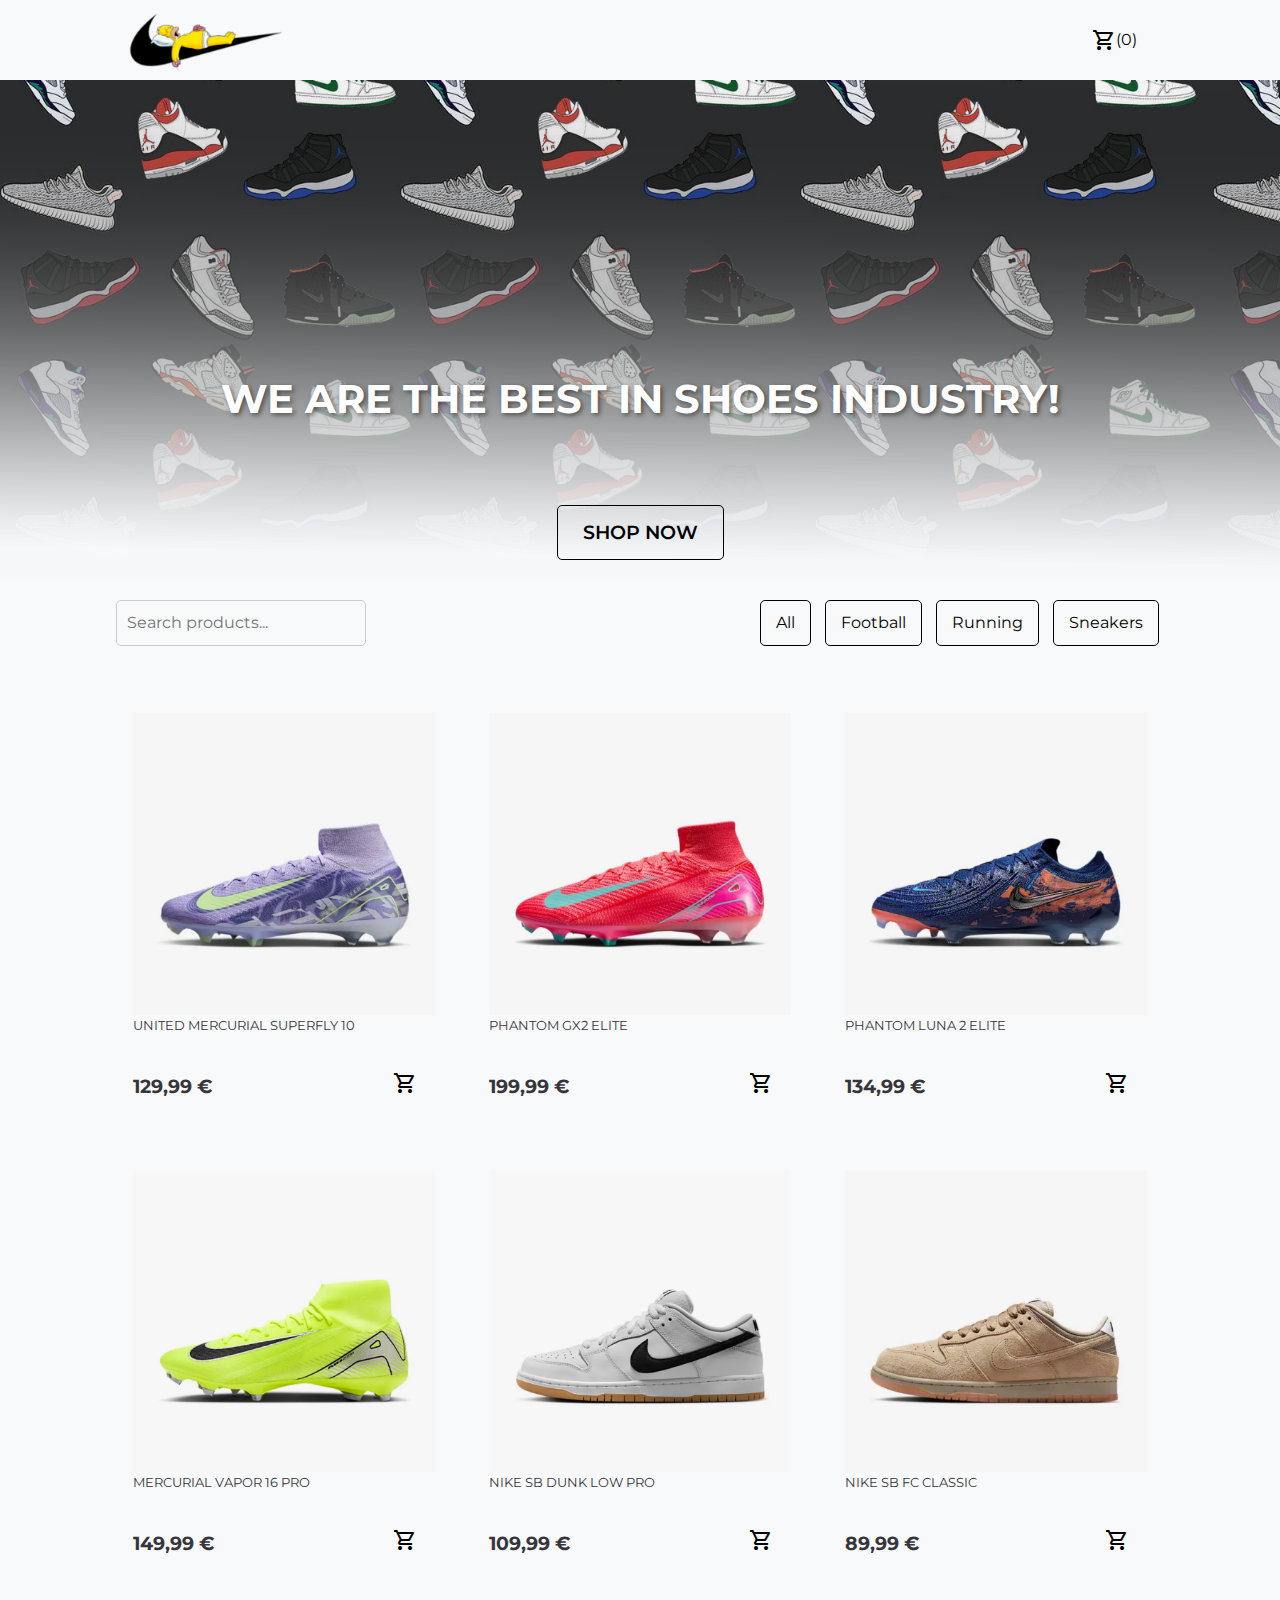
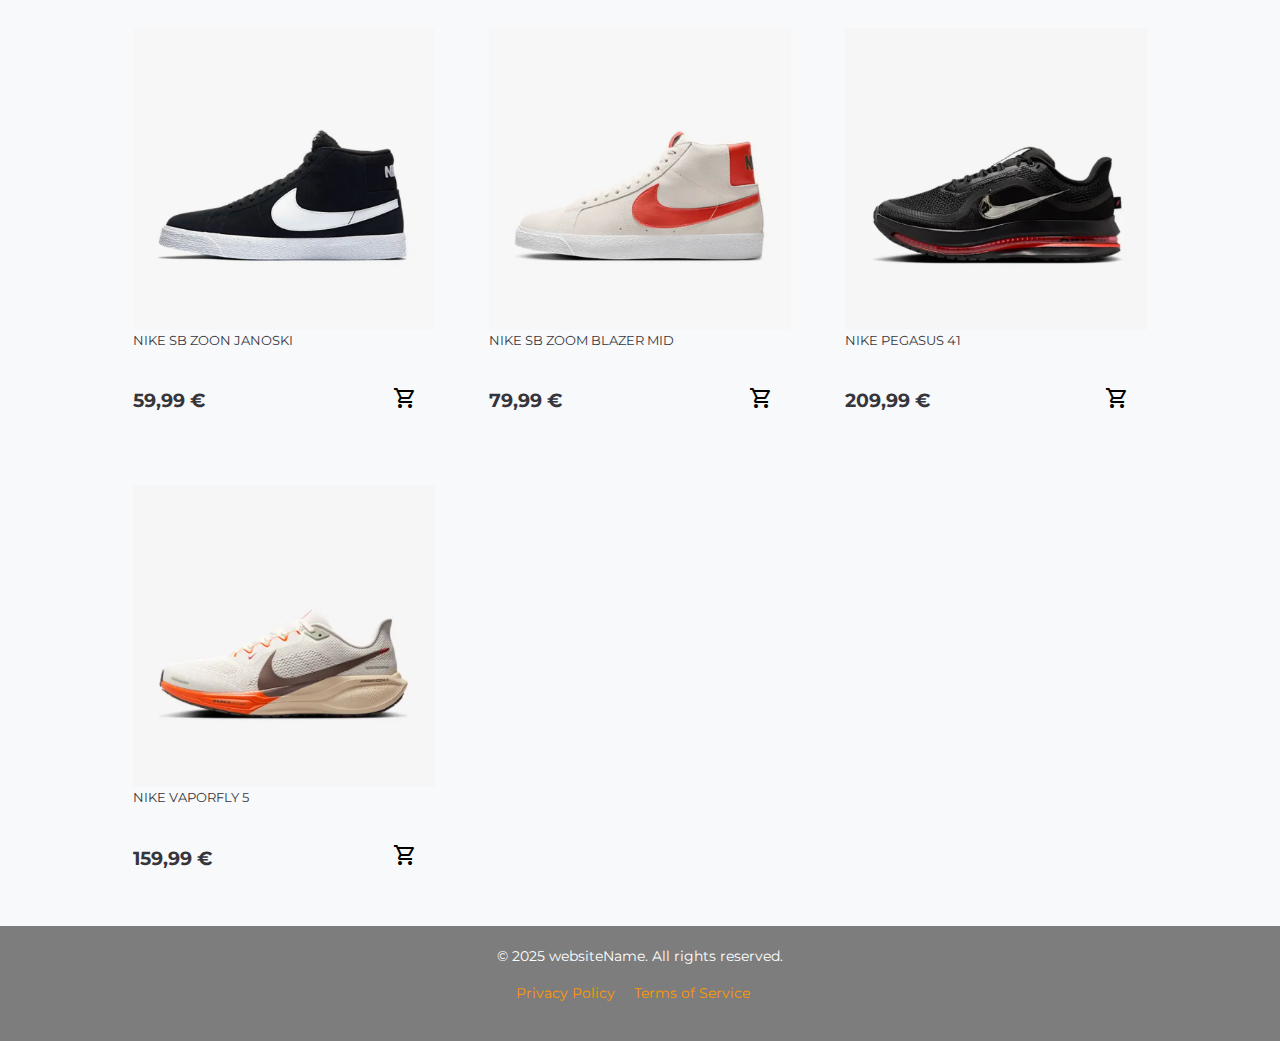
<file: index.html>
<!DOCTYPE html>
<html lang="en">
  <head>
    <meta charset="UTF-8" />
    <meta name="viewport" content="width=device-width, initial-scale=1.0" />
    <title>lazyShop</title>
    <link
      rel="stylesheet"
      href="https://cdn.jsdelivr.net/npm/bootstrap@4.3.1/dist/css/bootstrap.min.css"
    />
    <link
      rel="stylesheet"
      href="https://cdnjs.cloudflare.com/ajax/libs/font-awesome/5.15.4/css/all.min.css"
    />
    <link
      href="https://fonts.googleapis.com/css2?family=Corinthia:wght@400;700&family=Montserrat:ital,wght@0,100..900;1,100..900&display=swap"
      rel="stylesheet"
    />
    <link
      rel="stylesheet"
      href="https://fonts.googleapis.com/css2?family=Material+Symbols+Outlined:opsz,wght,FILL,GRAD@24,400,0,0&icon_names=shopping_bag_speed"
    />
    <link
      rel="stylesheet"
      href="https://fonts.googleapis.com/css2?family=Material+Symbols+Outlined:opsz,wght,FILL,GRAD@24,400,0,0&icon_names=shopping_cart"
    />
    <link rel="icon" type="image/x-icon" href="/assets/images/favicon.png" />
    <link rel="stylesheet" href="styles.css" />
    <!-- <style>
      
    </style> -->
  </head>
  <body>
    <header>
      <a href="index.html"
        ><img src="assets/images/new_logo.png" alt="logo"
      /></a>
      <button id="cart-button">
        <span class="material-symbols-outlined"> shopping_cart </span> (<span
          id="cart-count"
          >0</span
        >)
      </button>
    </header>

    <div class="frontpage-image">
      <p style="text-shadow: 2px 2px 5px rgba(0, 0, 0, 0.5)">
        WE ARE THE BEST IN SHOES INDUSTRY!
      </p>
      <a style="padding-top: 50px" href="#filters"
        ><button class="frontbutton">SHOP NOW</button></a
      >
    </div>

    <main>
      <section id="filters">
        <div>
          <input type="text" id="search-bar" placeholder="Search products..." />
        </div>
        <div>
          <button class="filter-btn" data-category="all">All</button>
          <button class="filter-btn" data-category="football">Football</button>
          <button class="filter-btn" data-category="running">Running</button>
          <button class="filter-btn" data-category="sneakers">Sneakers</button>
        </div>
      </section>

      <section id="products-container">
        <!-- Products will be dynamically inserted here -->
      </section>
    </main>

    <div id="cart-container">
      <div id="cart-header">
        <h2>YOUR CART</h2>
        <button id="close-cart">✖</button>
      </div>
      <div id="cart-items"></div>
      <div class="cart-total">Total: €<span id="cart-total">0.00</span></div>
      <button id="go-to-cart" class="checkout-btn">GO TO CART</button>
    </div>

    <footer>
      <p>&copy; 2025 websiteName. All rights reserved.</p>
      <p>
        <a href="#">Privacy Policy</a>
        <a href="#">Terms of Service</a>
      </p>
    </footer>

    <script type="module" defer src="script.js"></script>
  </body>
</html>
</file>
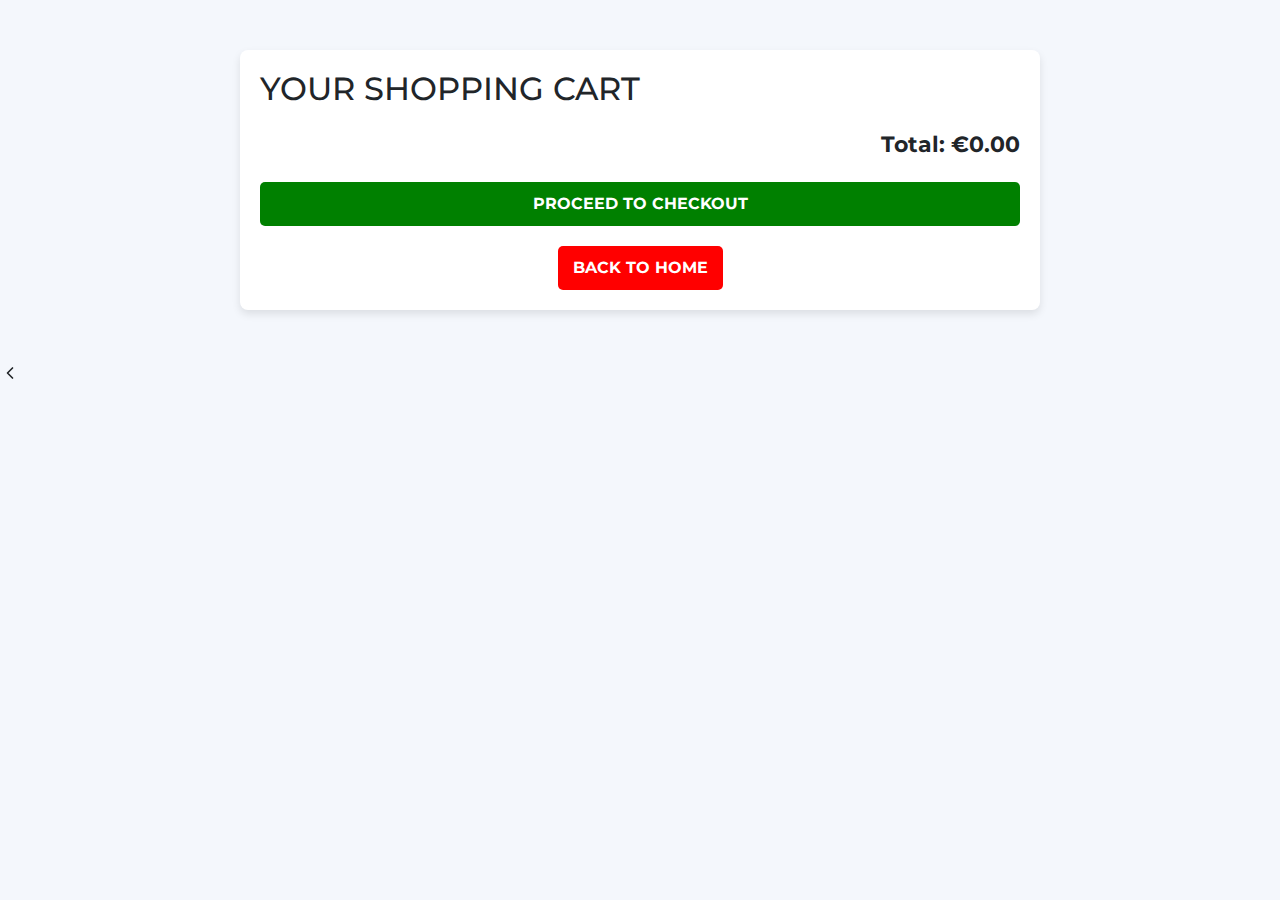
<file: cart.html>
<!DOCTYPE html>
<html lang="en">
  <head>
    <meta charset="UTF-8" />
    <meta name="viewport" content="width=device-width, initial-scale=1.0" />
    <title>Shopping Cart</title>
    <link
      rel="stylesheet"
      href="https://cdn.jsdelivr.net/npm/bootstrap@4.3.1/dist/css/bootstrap.min.css"
    />
    <link
      href="https://fonts.googleapis.com/css2?family=Corinthia:wght@400;700&family=Montserrat:ital,wght@0,100..900;1,100..900&display=swap"
      rel="stylesheet"
    />
    <link rel="icon" type="image/x-icon" href="/assets/images/favicon.png" />
    <style>
      body {
        font-family: Arial, sans-serif;
        background-color: #f4f7fc;
        font-family: Montserrat, serif;
      }
      .cart-container {
        max-width: 800px;
        margin: 50px auto;
        background: white;
        padding: 20px;
        border-radius: 8px;
        box-shadow: 0 4px 8px rgba(0, 0, 0, 0.1);
      }
      .cart-item {
        display: flex;
        align-items: center;
        justify-content: space-between;
        padding: 10px 0;
        border-bottom: 1px solid #ddd;
      }
      .cart-item img {
        width: 80px;
        height: 80px;
        object-fit: cover;
        border-radius: 5px;
      }
      .cart-item-info {
        flex: 1;
        padding-left: 10px;
      }
      .cart-total {
        font-size: 1.4rem;
        font-weight: bold;
        text-align: right;
        margin-top: 20px;
      }
      .checkout-btn {
        background-color: green;
        color: white;
        font-weight: 700;
        padding: 10px 20px;
        border: none;
        cursor: pointer;
        width: 100%;
        margin-top: 20px;
        border-radius: 5px;
      }
      .checkout-btn:hover {
        background-color: rgb(2, 158, 2);
      }
      .back-btn {
        display: flex;
        align-items: center;
        justify-content: center;
        background-color: red;
        color: white;
        padding: 10px 15px;
        border: none;
        cursor: pointer;
        width: fit-content;
        margin: 20px auto 0;
        border-radius: 5px;
        text-decoration: none;
        font-weight: bold;
        transition: background 0.3s ease;
      }
      .back-btn:hover {
        background-color: rgb(209, 0, 0);
      }
      .back-btn svg {
        margin-right: 8px;
      }
    </style>
  </head>
  <body>
    <div class="cart-container">
      <h2>YOUR SHOPPING CART</h2>
      <div id="cart-items"></div>
      <div class="cart-total">Total: €<span id="cart-total">0.00</span></div>
      <a href="checkout_page.html"
        ><button class="checkout-btn">PROCEED TO CHECKOUT</button></a
      >

      <!-- Back Button -->
      <a href="index.html"><button class="back-btn">BACK TO HOME</button></a>
    </div>

    <svg
      width="20"
      height="20"
      viewBox="0 0 24 24"
      fill="none"
      stroke="currentColor"
      stroke-width="2"
      stroke-linecap="round"
      stroke-linejoin="round"
    >
      <polyline points="15 18 9 12 15 6"></polyline>
    </svg>

    <script>
      function loadCart() {
        const cartItemsContainer = document.getElementById("cart-items");
        const cartTotal = document.getElementById("cart-total");
        let cart = JSON.parse(localStorage.getItem("cart")) || [];
        cartItemsContainer.innerHTML = "";
        let totalPrice = 0;
        cart.forEach((item) => {
          totalPrice += item.price * item.quantity;
          const cartItemDiv = document.createElement("div");
          cartItemDiv.classList.add("cart-item");
          cartItemDiv.innerHTML = `
                    <img src="${item.image}" alt="${item.name}">
                    <div class="cart-item-info">
                        <strong>${item.name}</strong>
                        <p>€${item.price.toFixed(2)} x ${item.quantity}</p>
                    </div>
                `;
          cartItemsContainer.appendChild(cartItemDiv);
        });
        cartTotal.textContent = totalPrice.toFixed(2);
      }
      document.addEventListener("DOMContentLoaded", loadCart);
    </script>
  </body>
</html>
</file>
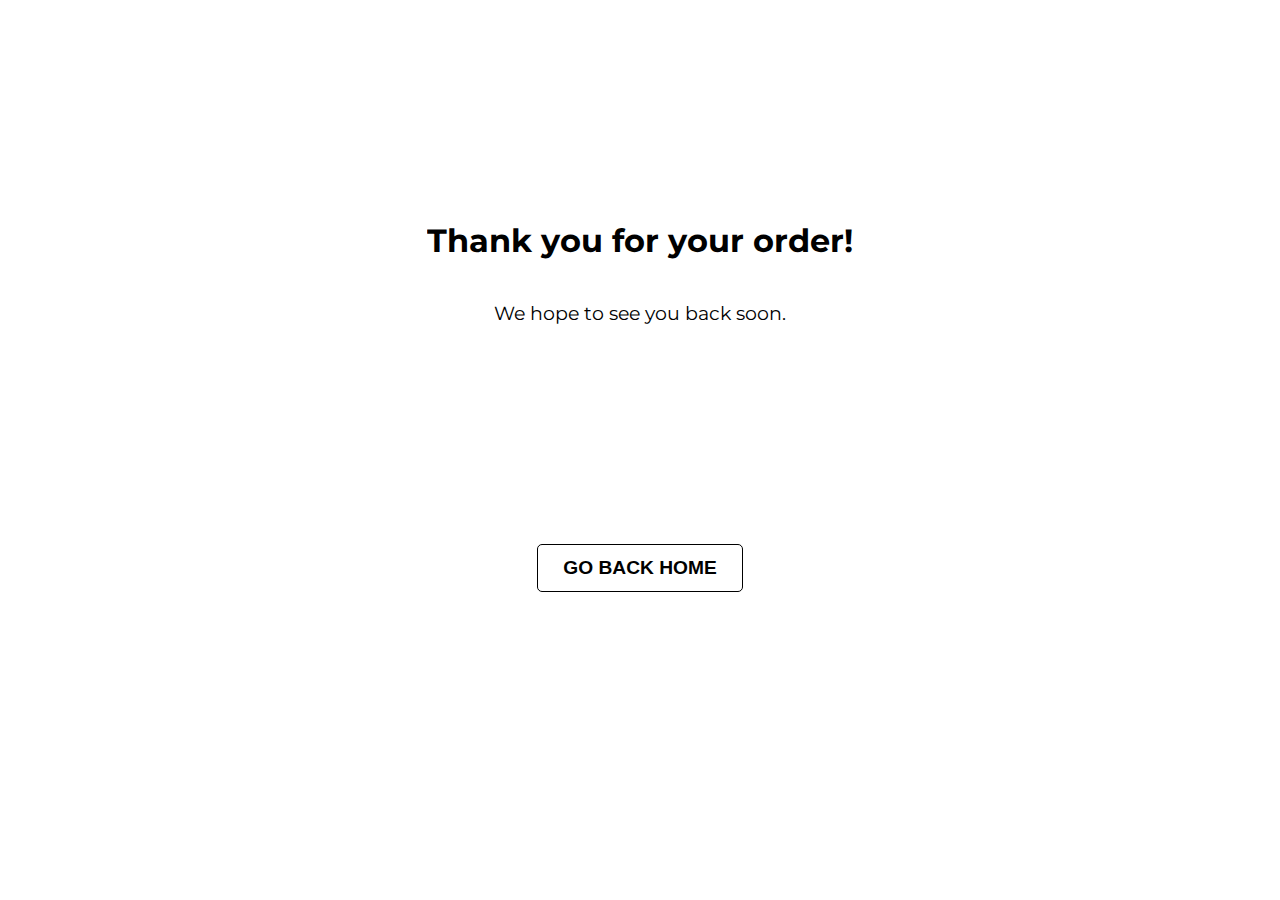
<file: checkout_page.html>
<!DOCTYPE html>
<html>
  <head>
    <meta charset="utf-8" />
    <meta http-equiv="X-UA-Compatible" content="IE=edge" />
    <title>Page Title</title>
    <meta name="viewport" content="width=device-width, initial-scale=1" />
    <link
      href="https://fonts.googleapis.com/css2?family=Corinthia:wght@400;700&family=Montserrat:ital,wght@0,100..900;1,100..900&display=swap"
      rel="stylesheet"
    />
    <link rel="icon" type="image/x-icon" href="/assets/images/favicon.png" />
    <style>
      body {
        display: flex;
        align-items: center;
        justify-content: center;
        flex-direction: column;
        margin-top: 200px;
        font-family: Montserrat, serif;
      }

      h1 {
        font-size: xx-large;
        font-weight: 700;
      }

      p {
        font-size: larger;
      }

      .btn {
        background-color: transparent;
        color: black;
        padding: 12px 25px;
        border-radius: 5px;
        border: 1px solid black;
        cursor: pointer;
        font-size: 1.2rem;
        transition: background-color 0.3s ease;
        font-weight: 600;
        margin-top: 200px;
      }
    </style>
  </head>
  <body>
    <h1>Thank you for your order!</h1>
    <p>We hope to see you back soon.</p>
    <a href="index.html"><button class="btn">GO BACK HOME</button></a>
  </body>
</html>
</file>
<file: styles.css>
body {
  font-family: "Montserrat", serif;
  background-color: #f8f9fa;
  color: #37353c;
  margin: 0 auto;
  padding: 0;
  width: 85%;
}

header {
  display: flex;
  justify-content: space-between;
  align-items: center;
  padding: 10px 30px;
}

header img {
  height: 60px;
}

#cart-button {
  display: flex;
  justify-content: center;
  align-items: center;
  border: none;
  color: black;
  cursor: pointer;
  transition: background-color 0.3s ease;
  width: 60px;
  height: 40px;
  border-radius: 7px;
  background-color: #f8f9fa;
  margin: 10px;
}

#cart-button:hover {
  background-color: black;
  color: white;
}

.frontpage-image {
  position: relative;
  width: 100vw;
  background: url("assets/images/wallpaperfront.png") no-repeat center center;
  background-size: cover;
  background-position: center bottom;
  left: 50%;
  transform: translateX(-50%);
  height: 500px;
  display: flex;
  flex-direction: column;
  justify-content: end;
  align-items: center;
  text-align: center;
  color: white;
  font-size: 2.5rem;
  font-weight: bold;
  padding: 20px;
}

.frontbutton {
  background-color: transparent;
  color: black;
  padding: 12px 25px;
  border-radius: 5px;
  border: 1px solid black;
  cursor: pointer;
  font-size: 1.2rem;
  transition: background-color 0.3s ease;
  font-weight: 600;
}

.frontbutton:hover {
  background-color: black;
  color: white;
}

#filters {
  display: flex;
  justify-content: space-between;
  padding: 20px;
}

#search-bar {
  width: 250px;
  padding: 10px;
  border: 1px solid #ccc;
  border-radius: 5px;
  margin-right: 10px;
  background-color: #f8f9fa;
}

.filter-btn {
  background-color: #f8f9fa;
  color: black;
  border: 1px solid black;
  padding: 10px 15px;
  border-radius: 5px;
  cursor: pointer;
  margin: 0 5px;
  font-size: 1rem;
  transition: background-color 0.3s ease;
}

.filter-btn:hover {
  background-color: black;
  color: white;
}

#products-container {
  display: grid;
  grid-template-columns: repeat(auto-fill, minmax(300px, 1fr));
  gap: 20px;
  padding: 30px 20px 20px;
}

.product-card {
  background-color: f8f9fa;
  border-radius: 3px;
  padding: 7px;
  margin: 10px;
  overflow: hidden;
  text-align: left;
  transition: outline 0.1s ease;
}

.product-card:hover {
  outline: 1px solid black;
}

.product-card img {
  max-width: 100%;
}

.product-card h3 {
  font-size: small;
  text-transform: uppercase;
  padding-top: 3px;
  font-weight: 400;
}

.product-card p {
  font-size: larger;
  font-weight: 700;
  margin-top: 30px;
}

.price_btn {
  display: flex;
  justify-content: space-between;
  align-items: end;
}

.product-card button {
  border: none;
  color: black;
  cursor: pointer;
  transition: background-color 0.3s ease;
  width: 40px;
  height: 40px;
  border-radius: 100%;
  background-color: #f8f9fa;
  margin: 10px;
}

.product-card button:hover {
  background-color: black;
  color: white;
}

footer {
  background-color: #7d7d7d;
  color: white;
  padding: 20px;
  text-align: center;
  font-size: 0.9rem;
  position: relative;
  width: 100vw;
  left: 50%;
  transform: translateX(-50%);
}

footer a {
  color: #ff9900;
  text-decoration: none;
  margin-right: 15px;
  transition: color 0.3s ease;
}

footer a:hover {
  color: #f57c00;
}

/* Cart Styles */
#cart-container {
  position: fixed;
  top: 0;
  right: 0;
  width: 350px;
  background-color: #fff;
  height: 100%;
  border-left: 2px solid #ddd;
  box-shadow: -2px 0 5px rgba(0, 0, 0, 0.1);
  padding: 20px;
  display: none;
  overflow-y: auto;
  z-index: 100;
}

#cart-header {
  font-size: 1.8rem;
  font-weight: bold;
  margin-bottom: 20px;
  display: flex;
  justify-content: space-between;
  align-items: center;
}

#close-cart {
  background: none;
  border: none;
  font-size: 1.5rem;
  cursor: pointer;
  color: #333;
}

/* Cart Item Styling */
.cart-item {
  display: flex;
  justify-content: space-between;
  align-items: center;
  padding: 10px 0;
  border-bottom: 1px solid #ddd;
  font-size: 1rem;
  gap: 10px;
}

/* Product Name - Limit Long Names */
.cart-item-name {
  flex: 1; /* Allow name to take up available space */
  font-weight: bold;
  white-space: nowrap;
  overflow: hidden;
  text-overflow: ellipsis;
  max-width: 120px; /* Prevents breaking layout */
}

/* Quantity Buttons & Number */
.cart-item div {
  display: flex;
  align-items: center;
  gap: 5px;
}

/* Quantity Buttons */
.quantity-btn {
  background-color: transparent;
  color: black;
  border: none;
  padding: 5px 10px;
  border-radius: 100%;
  cursor: pointer;
  font-size: 1rem;
  transition: background-color 0.3s ease;
  min-width: 30px; /* Ensures uniform button width */
}

.quantity-btn:hover {
  font-weight: 700;
}

/* Cart Item Price */
.cart-item-price {
  font-weight: bold;
  color: green;
  min-width: 70px; /* Ensures price stays aligned */
  text-align: right;
}

.cart-item-name {
  flex-grow: 1;
}

.cart-item-quantity {
  margin: 0 15px;
}

.checkout-btn {
  margin-top: 40px;
  background: transparent;
  color: black;
  border: 1px solid black;
  padding: 12px 20px;
  width: 100%;
  font-size: 1.2rem;
  font-weight: bold;
  cursor: pointer;
  border-radius: 8px;
  transition: all 0.3s ease;
  box-shadow: 0 4px 6px rgba(0, 0, 0, 0.1);
}
.checkout-btn:hover {
  background: black;
  color: white;
  box-shadow: 0 6px 12px rgba(0, 0, 0, 0.2);
  transform: translateY(-2px);
}
.checkout-btn:active {
  transform: translateY(1px);
}
#cart-container {
  position: fixed;
  top: 0;
  right: 0;
  width: 350px;
  background-color: #fff;
  height: 100%;
  border-left: 2px solid #ddd;
  box-shadow: -2px 0 5px rgba(0, 0, 0, 0.1);
  padding: 20px;
  display: none;
  overflow-y: auto;
  z-index: 100;
}
.cart-total {
  font-weight: bold;
  margin-top: 20px;
  font-size: 1.4rem;
  text-align: center;
}

.cart-item-price {
  font-size: 1.1rem;
  color: green;
}
</file>
